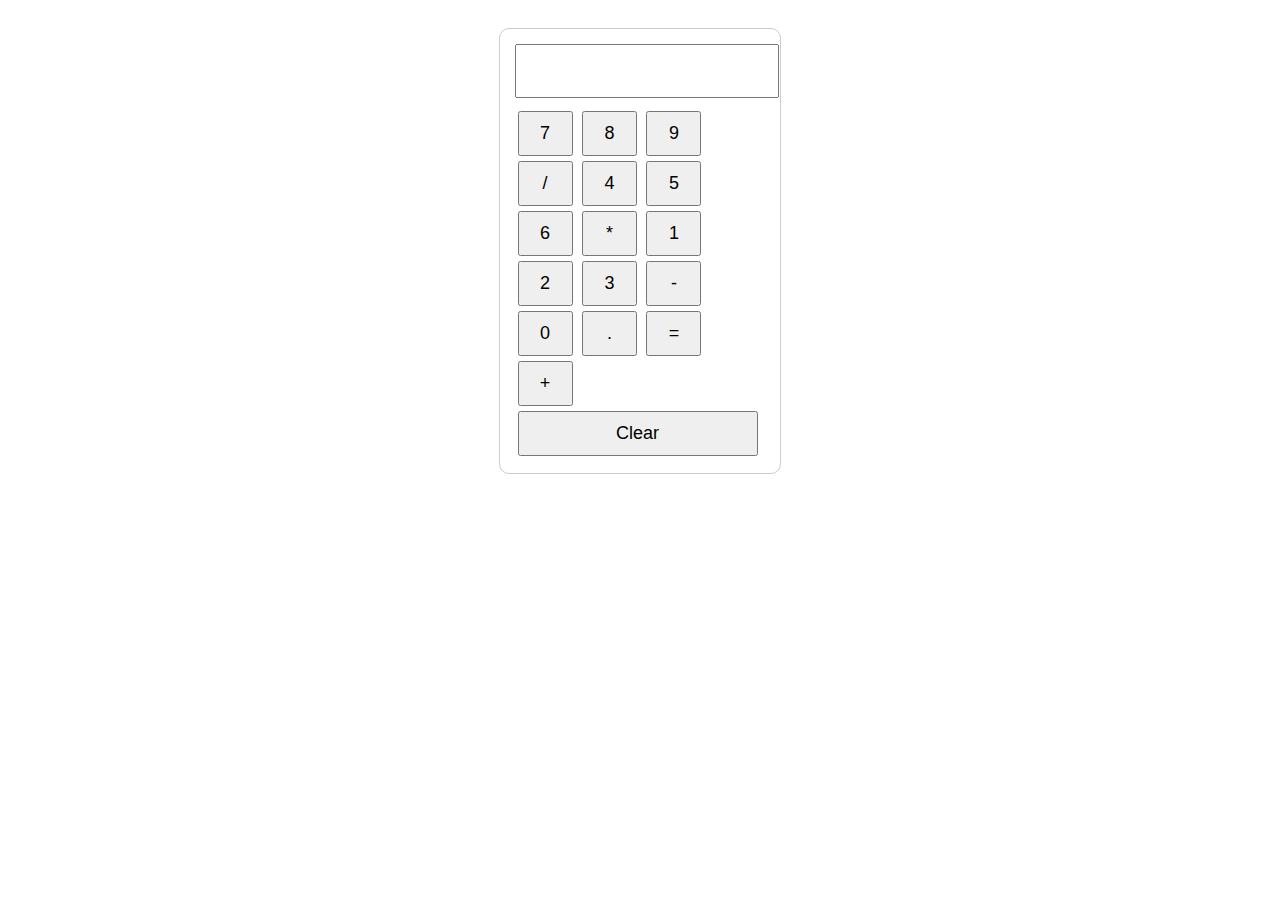
<file: calculator/index.html>
<!DOCTYPE html>
<html>
<head>
    <title>document</title>
    <link href="style.css" rel="stylesheet">

</head>
<body>

<div id="calc">
    <input type="text" id="display" readonly>

    <button class="btn" onclick="press('7')">7</button>
    <button class="btn" onclick="press('8')">8</button>
    <button class="btn" onclick="press('9')">9</button>
    <button class="btn" onclick="press('/')">/</button>

    <button class="btn" onclick="press('4')">4</button>
    <button class="btn" onclick="press('5')">5</button>
    <button class="btn" onclick="press('6')">6</button>
    <button class="btn" onclick="press('*')">*</button>

    <button class="btn" onclick="press('1')">1</button>
    <button class="btn" onclick="press('2')">2</button>
    <button class="btn" onclick="press('3')">3</button>
    <button class="btn" onclick="press('-')">-</button>

    <button class="btn" onclick="press('0')">0</button>
    <button class="btn" onclick="press('.')">.</button>
    <button class="btn" onclick="calculate()">=</button>
    <button class="btn" onclick="press('+')">+</button>

    <button class="btn" style="width:96%;" onclick="clearDisplay()">Clear</button>
</div>

<script src="app.js"></script>
</body>
</html>
</file>
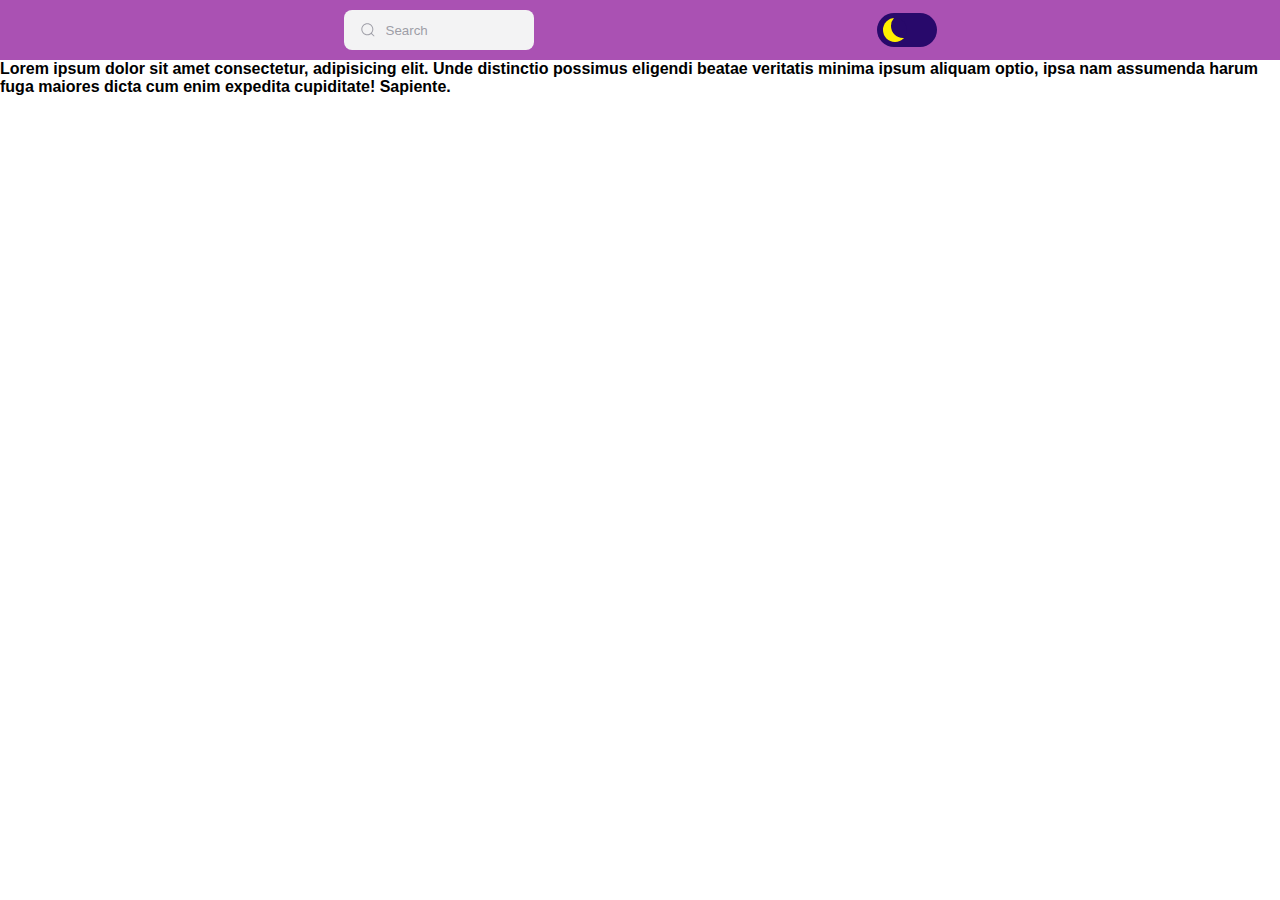
<file: dark theme \ light theme/index.html>
<!DOCTYPE html>
<html lang="en">

<head>
    <meta charset="UTF-8">
    <meta name="viewport" content="width=device-width, initial-scale=1.0">
    <title>Document</title>
    <link href="style.css" rel="stylesheet">
</head>

<body class="light-mode">
    <div class="container">


        <!-- From Uiverse.io by alexruix -->
        <div class="header">

            <div class="input-">
                <!-- From Uiverse.io by alexruix -->
                <div class="group">
                    <svg class="icon" aria-hidden="true" viewBox="0 0 24 24">
                        <g>
                            <path
                                d="M21.53 20.47l-3.66-3.66C19.195 15.24 20 13.214 20 11c0-4.97-4.03-9-9-9s-9 4.03-9 9 4.03 9 9 9c2.215 0 4.24-.804 5.808-2.13l3.66 3.66c.147.146.34.22.53.22s.385-.073.53-.22c.295-.293.295-.767.002-1.06zM3.5 11c0-4.135 3.365-7.5 7.5-7.5s7.5 3.365 7.5 7.5-3.365 7.5-7.5 7.5-7.5-3.365-7.5-7.5z">
                            </path>
                        </g>
                    </svg>
                    <input placeholder="Search" type="search" class="input">
                </div>
            </div>
            <div class="toggle">
                <label class="switch">
                    <input type="checkbox" id="themeToggle" onclick="toggleTheme()">
                    <span class="slider"></span>
                </label>

            </div>

        </div>

        <div class="main">
            <h4>
                Lorem ipsum dolor sit amet consectetur, adipisicing elit. Unde distinctio possimus eligendi beatae
                veritatis minima ipsum aliquam optio, ipsa nam assumenda harum fuga maiores dicta cum enim expedita
                cupiditate! Sapiente.
            </h4>
        </div>
    </div>
    <script src="app.js"></script>
</body>

</html>
</file>
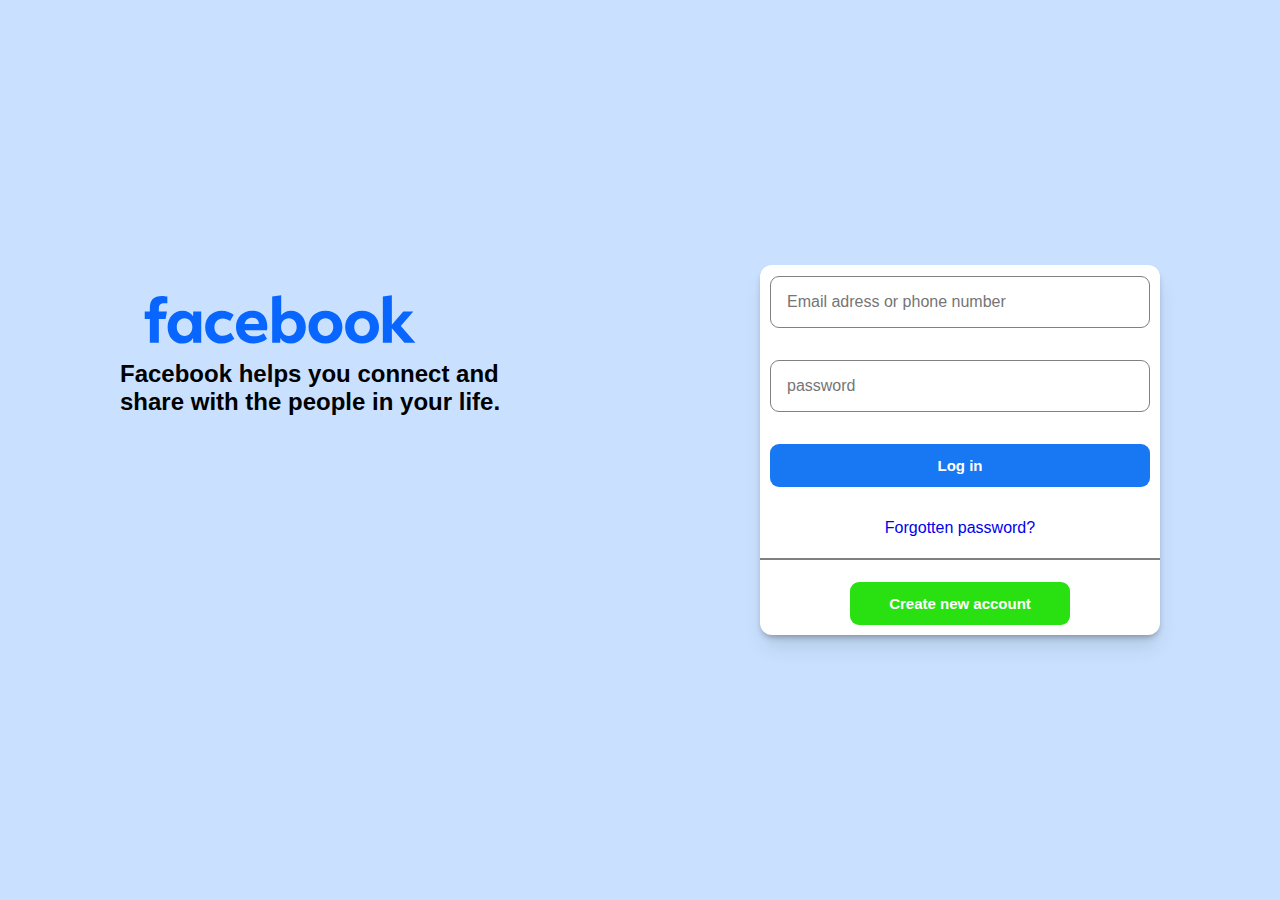
<file: facebook login foam input field/index.html>
<!DOCTYPE html>
<html lang="en">
<head>
    <meta charset="UTF-8">
    <meta name="viewport" content="width=device-width, initial-scale=1.0">
    <title>Document</title>
    <link href="style.css" rel="stylesheet">
</head>
<body>
    
<div class="container">
    <div class="facebook-img">
      <img src="icon/facebook.svg" class="icon">
      <h2>Facebook helps you connect and share with the people in your life.</h2>
    </div>

<div class="input-box">
    <input type="email" placeholder="Email adress or phone number" id="email">
    <input type="password" placeholder="password" id="password">
    <button  onclick="login()">Log in</button>

    <a href="#" id="forget">Forgotten password?
    </a>
    <hr>
    <button id="create">
        Create new account
    </button>
</div>


</div>


    <script src="app.js"></script>
</body>
</html>
</file>
<file: calculator/style.css>
body {
            font-family: Arial;
            padding: 20px;
            display: flex;
            justify-content: center;
        }

        #calc {
            width: 100%;
            max-width: 250px;
            padding: 15px;
            border: 1px solid #ccc;
            border-radius: 10px;
        }

        #display {
            width: 100%;
            height: 40px;
            margin-bottom: 10px;
            padding: 5px;
            font-size: 20px;
        }

        .btn {
            width: 22%;
            height: 45px;
            margin: 1%;
            font-size: 18px;
        }

        @media (max-width: 400px) {
            #calc {
                max-width: 300px;
            }
            .btn {
                height: 50px;
                font-size: 20px;
            }
        }
</file>
<file: dark theme \ light theme/style.css>
*{
  margin: 0px;
  padding: 0px;
  /* box-sizing: border-box; */
  font-family: 'Segoe UI', Tahoma, Geneva, Verdana, sans-serif;
}


.container{
  height: 100vh;width: 100vw;
 
 
 
}
.light-mode{
  background-color:white;
  color:black;
}
.dark-mode{
  background-color: black;
  color: floralwhite;
}
.header{
   width: 100vw;
  height:60px;
  background-color: #aa51b3;
  display: flex;
  align-items: center; 
 justify-content: space-evenly;
}


/* theme button */
/* From Uiverse.io by alexruix */ 
/* The switch - the box around the slider */
.switch {
  font-size: 17px;
  position: relative;
  display: inline-block;
  width: 3.5em;
  height: 2em;
}

/* Hide default HTML checkbox */
.switch input {
  opacity: 0;
  width: 0;
  height: 0;
}

/* The slider */
.slider {
  --background: #28096b;
  position: absolute;
  cursor: pointer;
  top: 0;
  left: 0;
  right: 0;
  bottom: 0;
  background-color: var(--background);
  transition: .5s;
  border-radius: 30px;
}

.slider:before {
  position: absolute;
  content: "";
  height: 1.4em;
  width: 1.4em;
  border-radius: 50%;
  left: 10%;
  bottom: 15%;
  box-shadow: inset 8px -4px 0px 0px #fff000;
  background: var(--background);
  transition: .5s;
}

input:checked + .slider {
  background-color: #522ba7;
}

input:checked + .slider:before {
  transform: translateX(100%);
  box-shadow: inset 15px -4px 0px 15px #fff000;
}





                             /* From Uiverse.io by alexruix */ 
.group {
 display: flex;
 line-height: 28px;
 align-items: center;
 position: relative;
 max-width: 190px;
}

.input {
 width: 100%;
 height: 40px;
 line-height: 28px;
 padding: 0 1rem;
 padding-left: 2.5rem;
 border: 2px solid transparent;
 border-radius: 8px;
 outline: none;
 background-color: #f3f3f4;
 color: #0d0c22;
 transition: .3s ease;
}

.input::placeholder {
 color: #9e9ea7;
}

.input:focus, input:hover {
 outline: none;
 border-color: rgba(234,76,137,0.4);
 background-color: #fff;
 box-shadow: 0 0 0 4px rgb(234 76 137 / 10%);
}

.icon {
 position: absolute;
 left: 1rem;
 fill: #9e9ea7;
 width: 1rem;
 height: 1rem;
}


















/*more advance*/
.light-mode input[type="search"]{
   background-color: #f3f3f4;

}
.dark-mode input[type="search"]{
  background-color: #0f0e16;
  color:white;
}
</file>
<file: facebook login foam input field/style.css>
*{
  margin: 0px;  
  padding: 0px;
  box-sizing: border-box;
  font-family:Arial, Helvetica, sans-serif;
}
.container{
    width: 100vw;
    height: 100vh;
    display: flex;
    justify-content:center;
    align-items: center;
    gap:40px;
    background-color: #c9e1ff;

}
.facebook-img{
    width:600px;
    height: 400px;
    display: flex;
    justify-content: flex-start;
    flex-direction: column;
 
 }
.icon{
    width: 380px;
    height: 110px;
    position:relative;
    top:14px;
    right:30px;
}
h2{
    width:420px;
    text-align:left;
}
.input-box{
    width: 400px;
    height: 370px;
    border:none;
box-shadow: rgba(0, 0, 0, 0.1) 1px 15px 20px -3px, rgba(0, 0, 0, 0.3) 0px 4px 6px -2px;
    border-radius:12px;
    display: flex;
    flex-direction: column;
    gap:11px;
    background-color: white;
}
.input-box input{
    padding:16px;
    width:95%;
    border-radius:9px;
    font-size: 16px;
    margin: auto;
    border: 1px solid gray;
    outline: none;
}
.input-box input:focus{
    border-color: #1877f2;
}
.input-box button{
    padding:13px;
    width:95%;
    border-radius:9px;
    font-size: 15px;
    font-weight: 800;
    background-color:#1877f2;
    border: none;
    margin: auto;
    font-family:sans-serif;
    cursor: pointer;
    color: white;
}
.input-box button:hover{
background-color: #488ce6;
}
#forget{
    text-decoration: none;
    margin:auto;
    cursor: pointer;
}
hr{
    color: black;
    background-color: black;
    border: 1px solid gray;
}
#create{
    width:220px;
    background-color: rgb(41, 224, 17);
}

@media (max-width:800px) {
.facebook-img{
    width:380px;
 
}
    .container{
        display:flex;
        flex-direction: column;
    }
}
</file>
